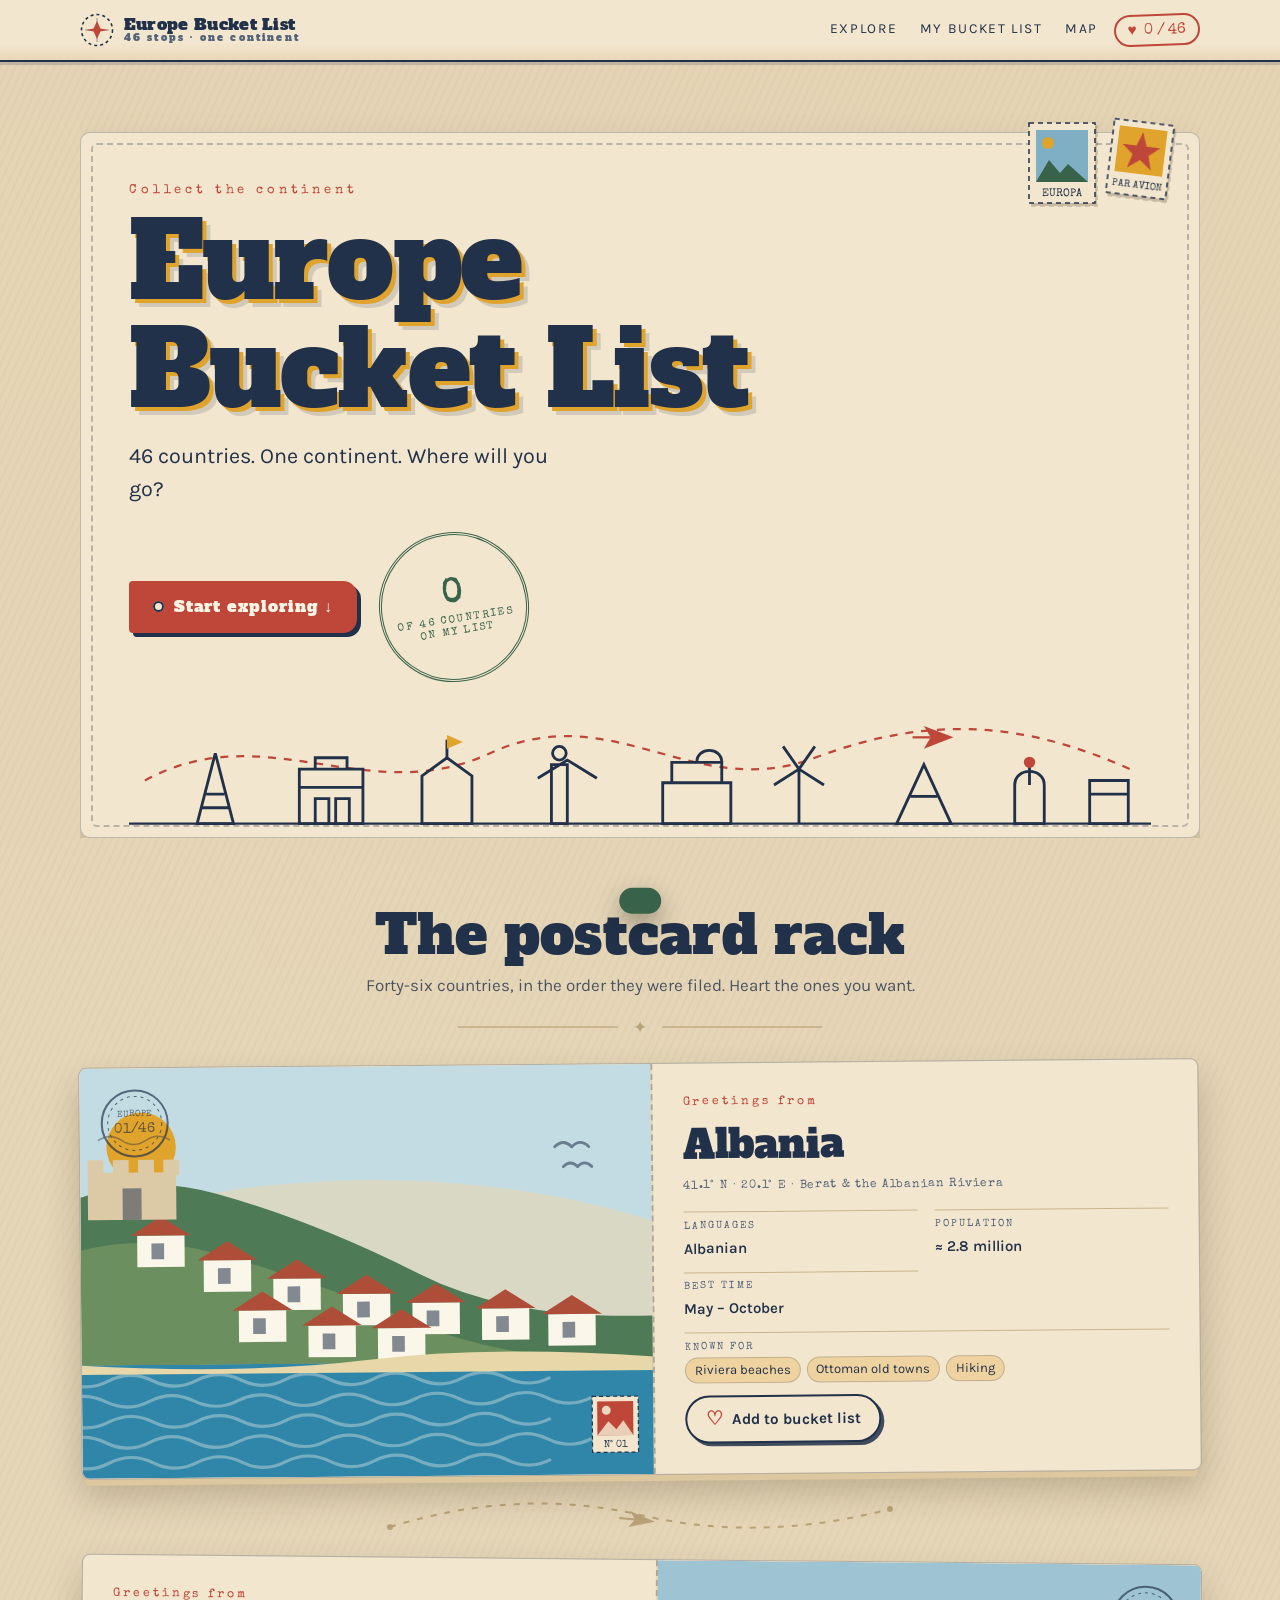
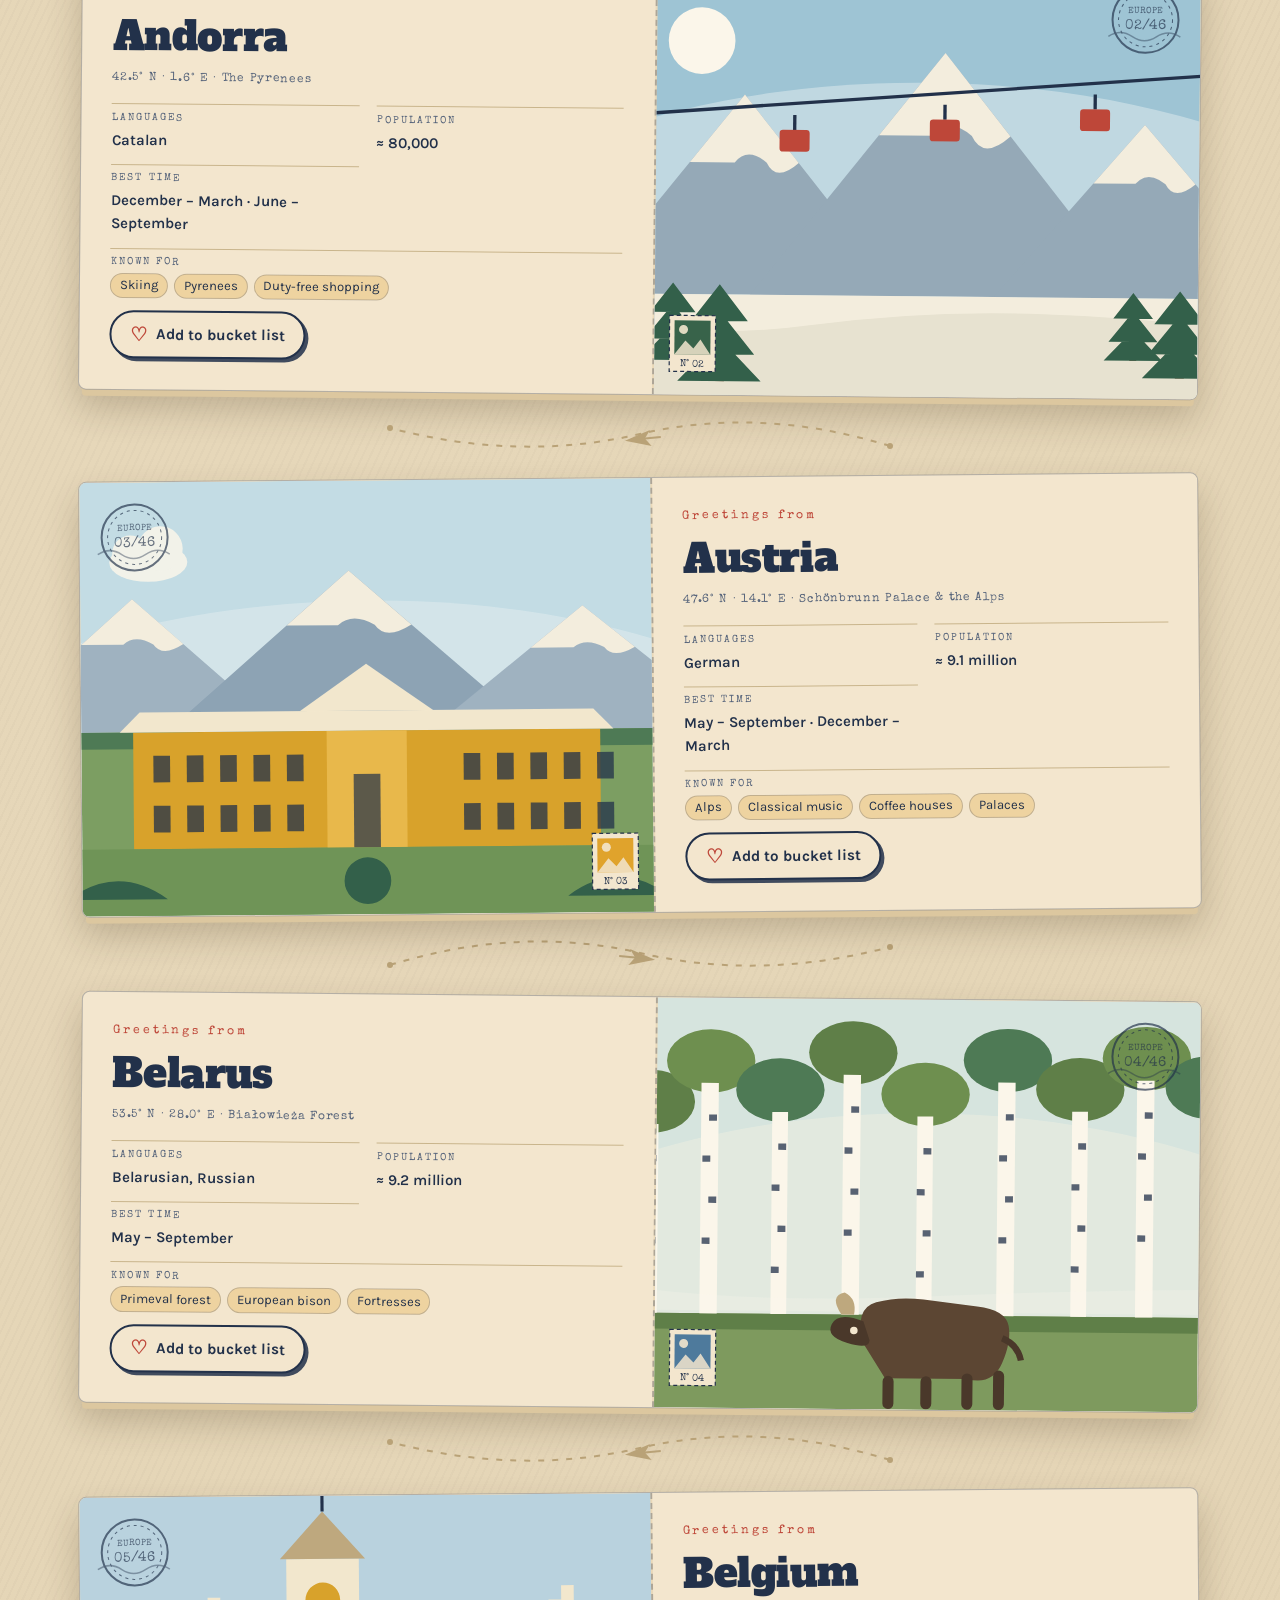
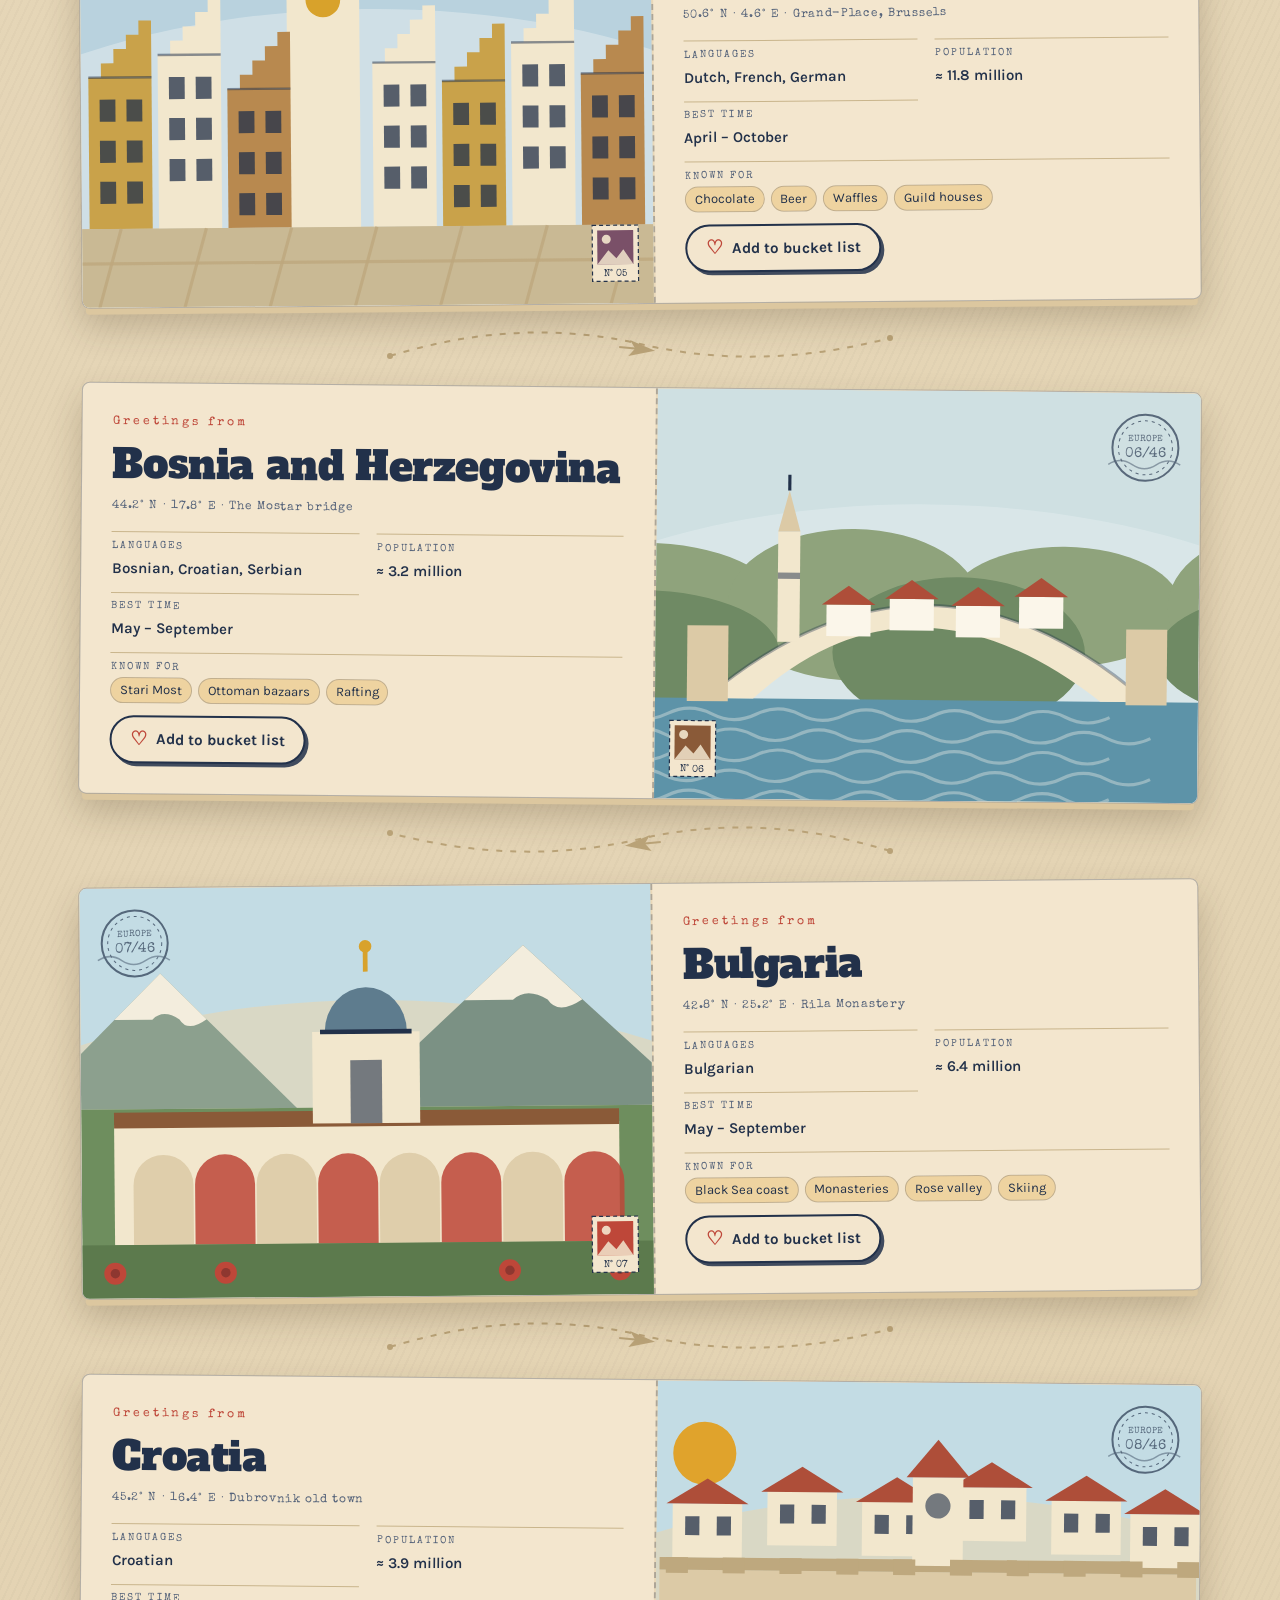
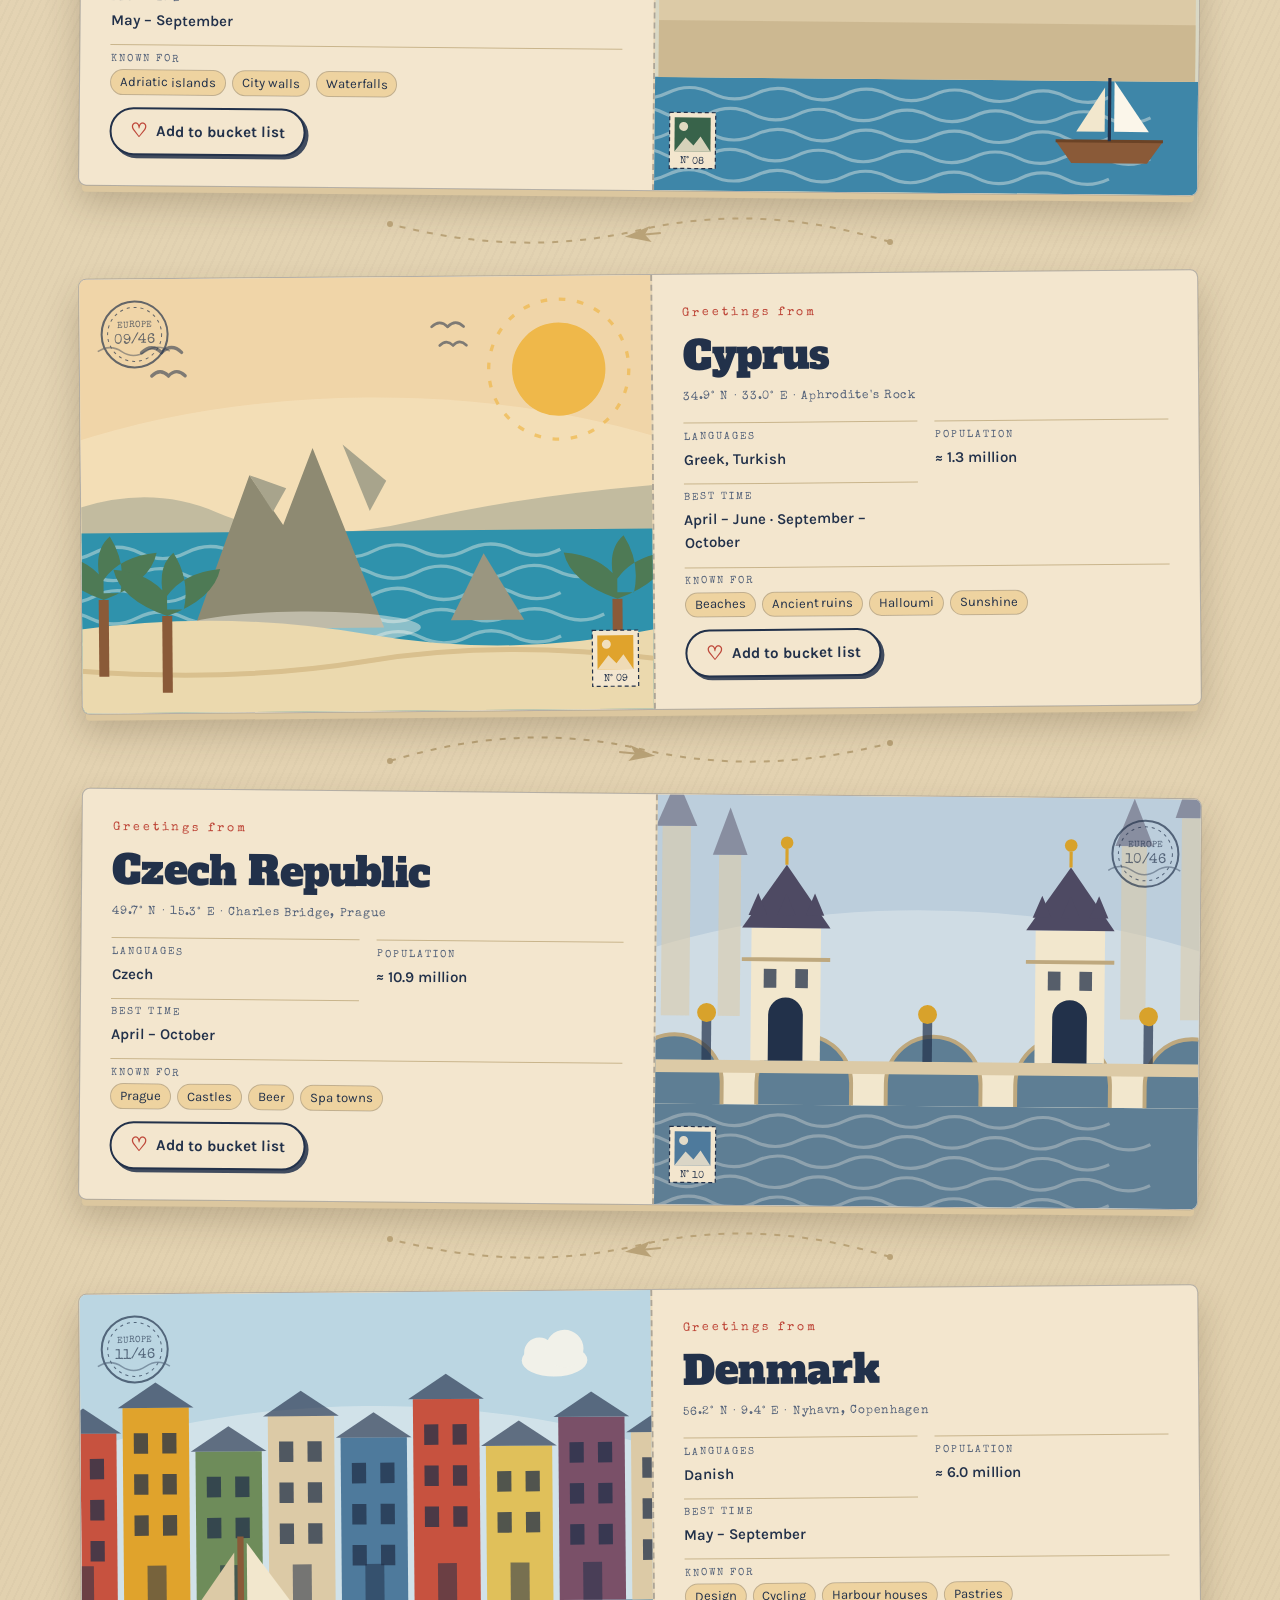
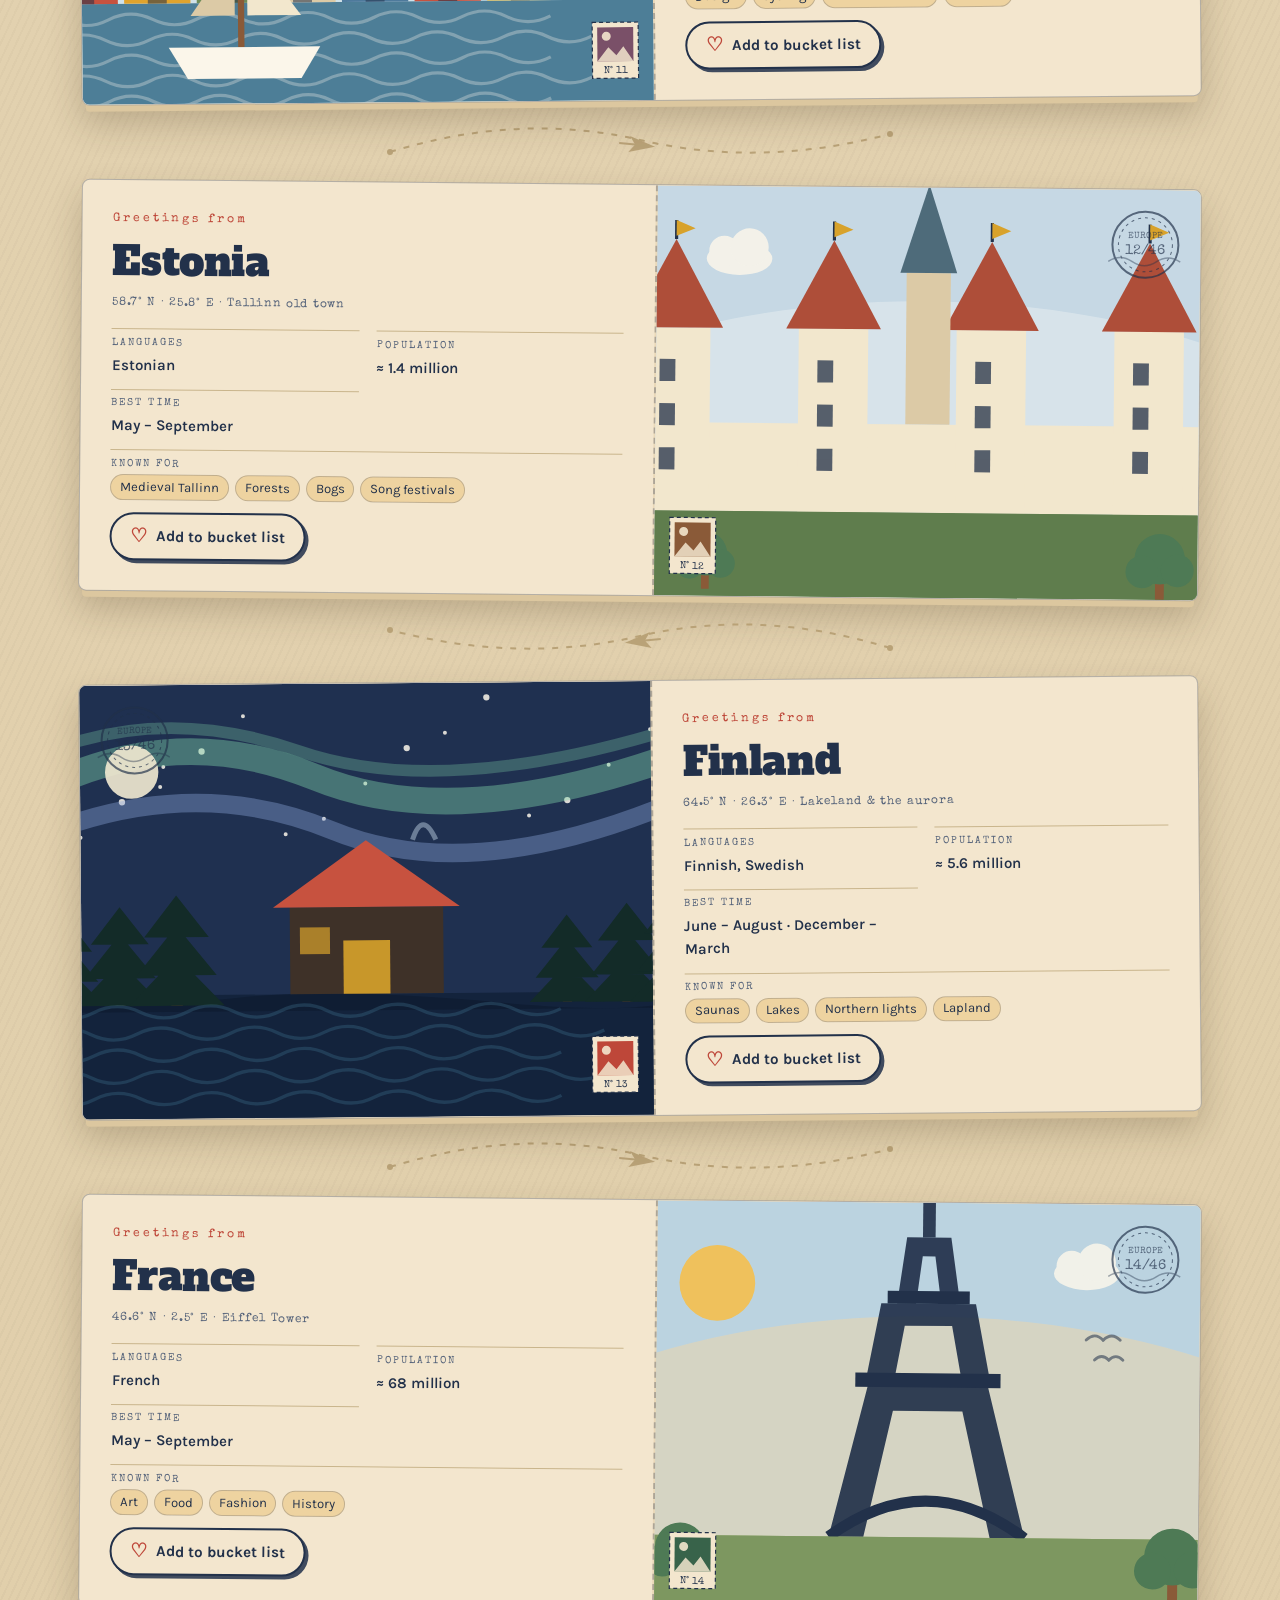
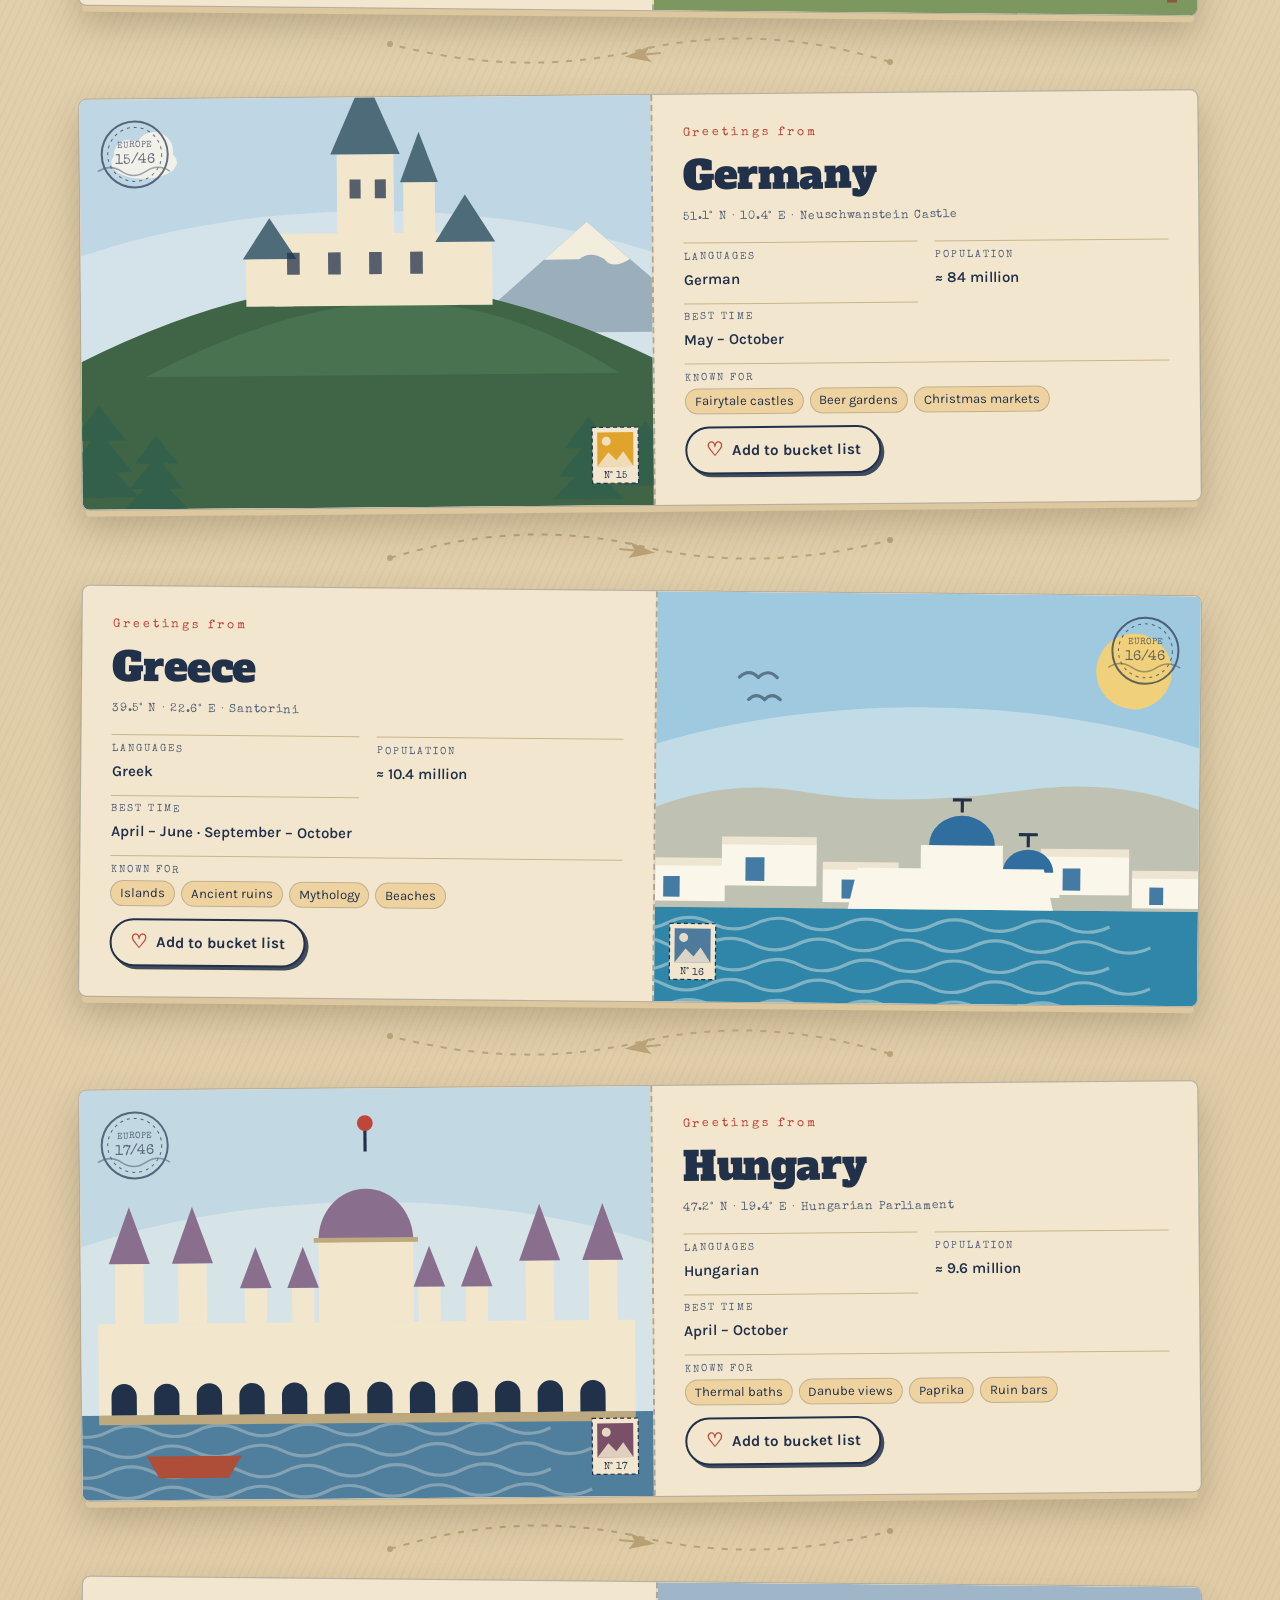
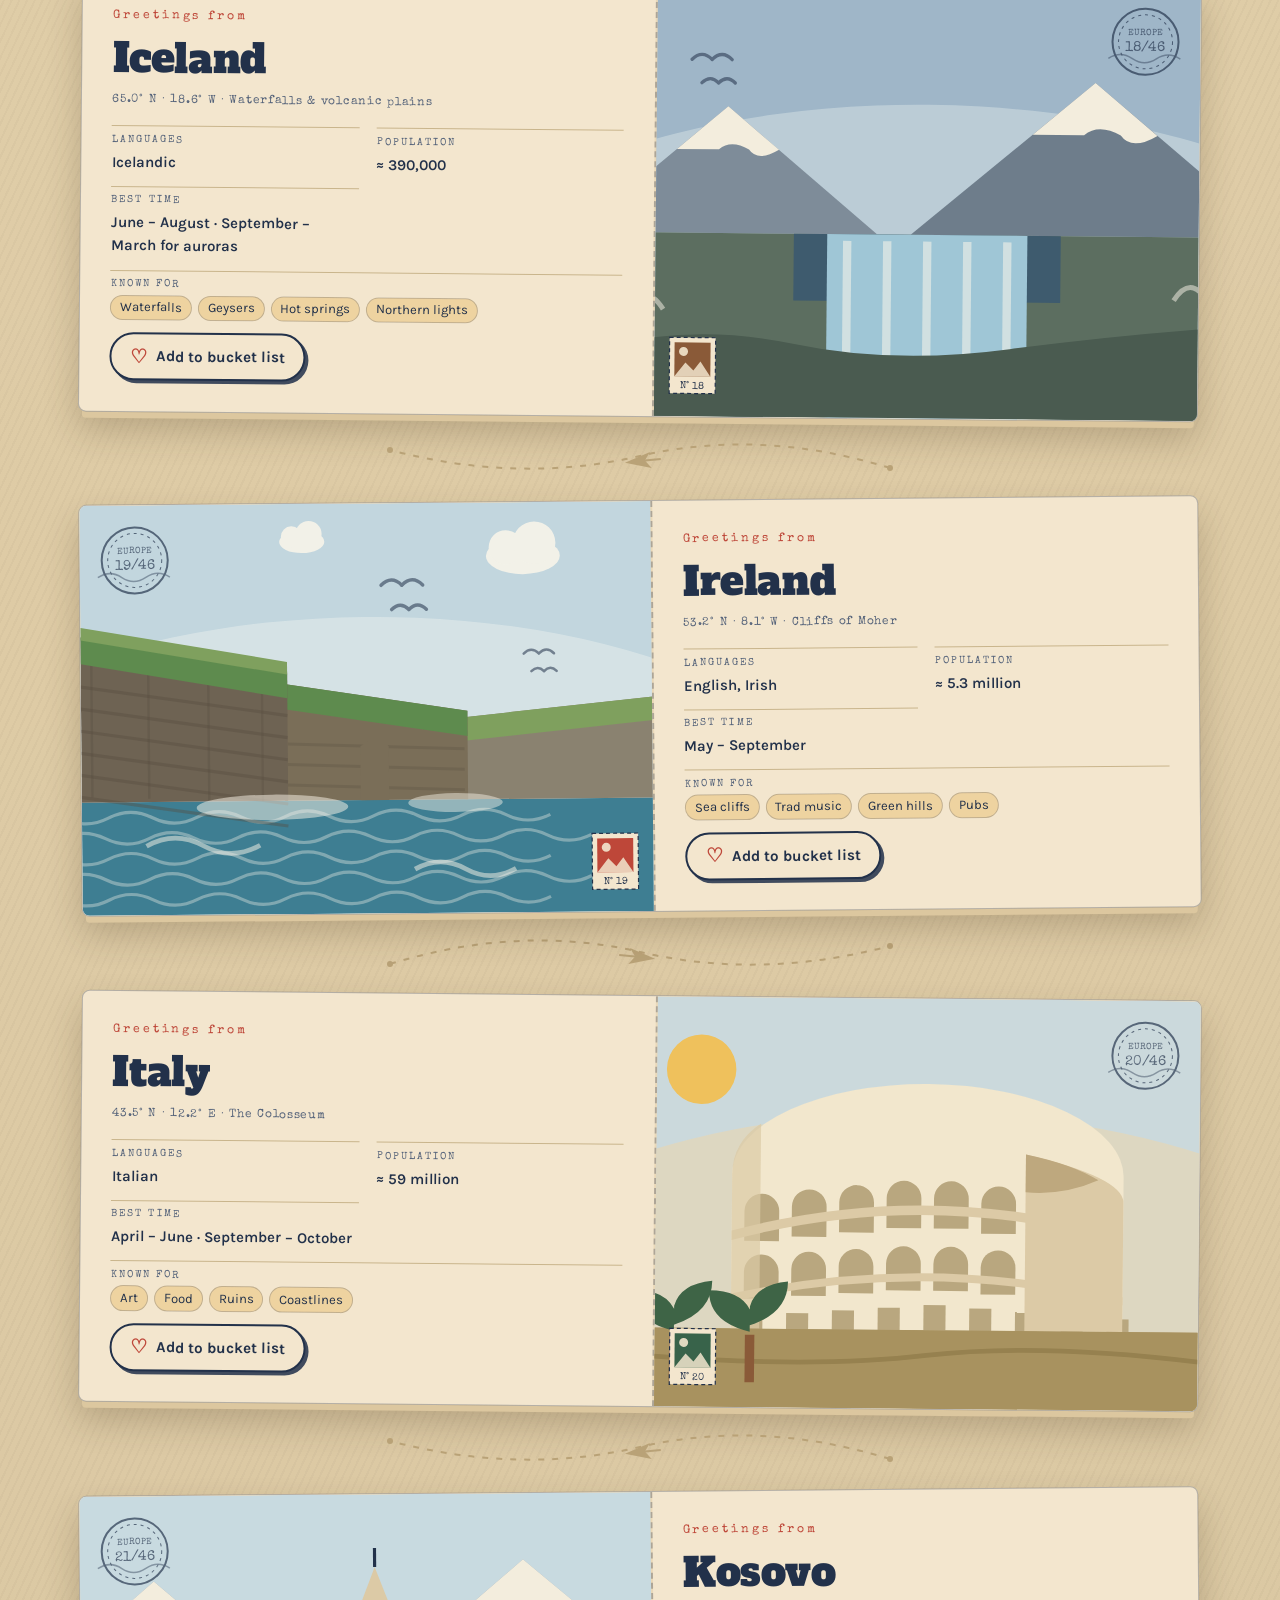
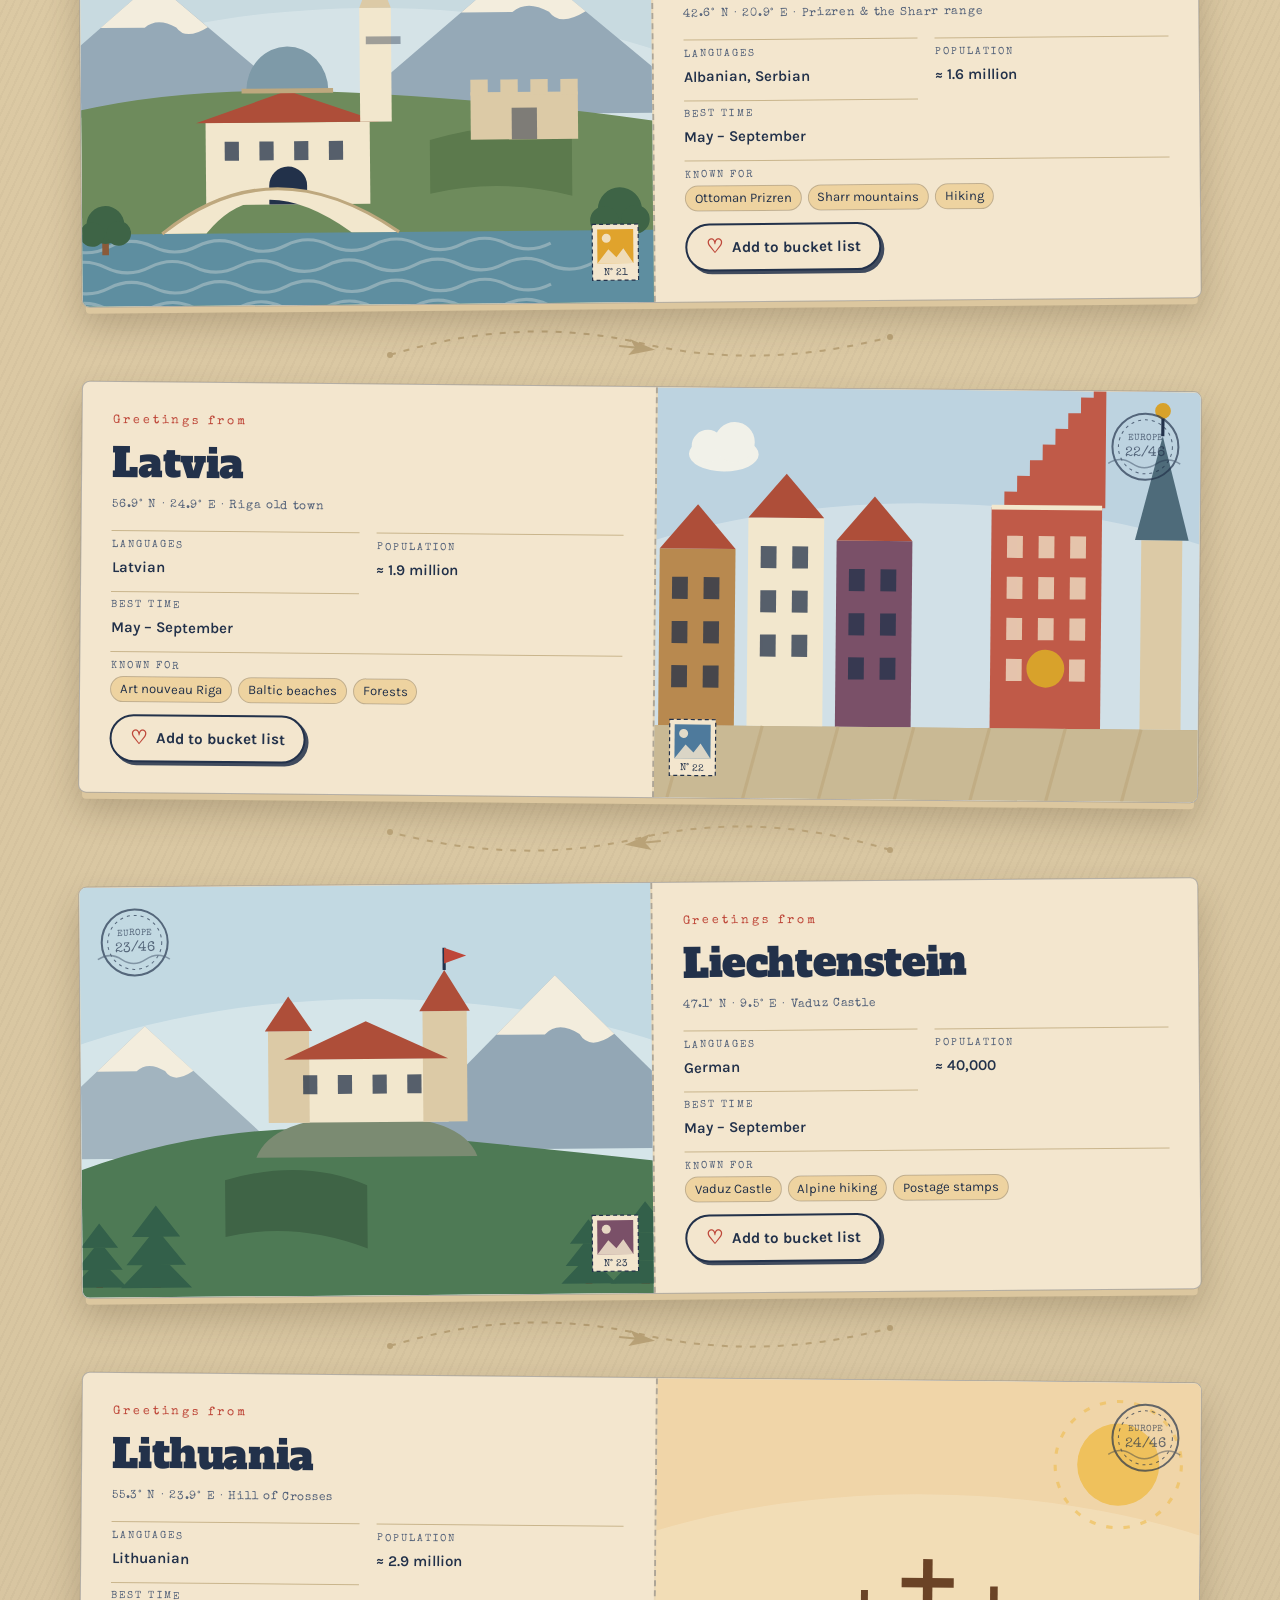
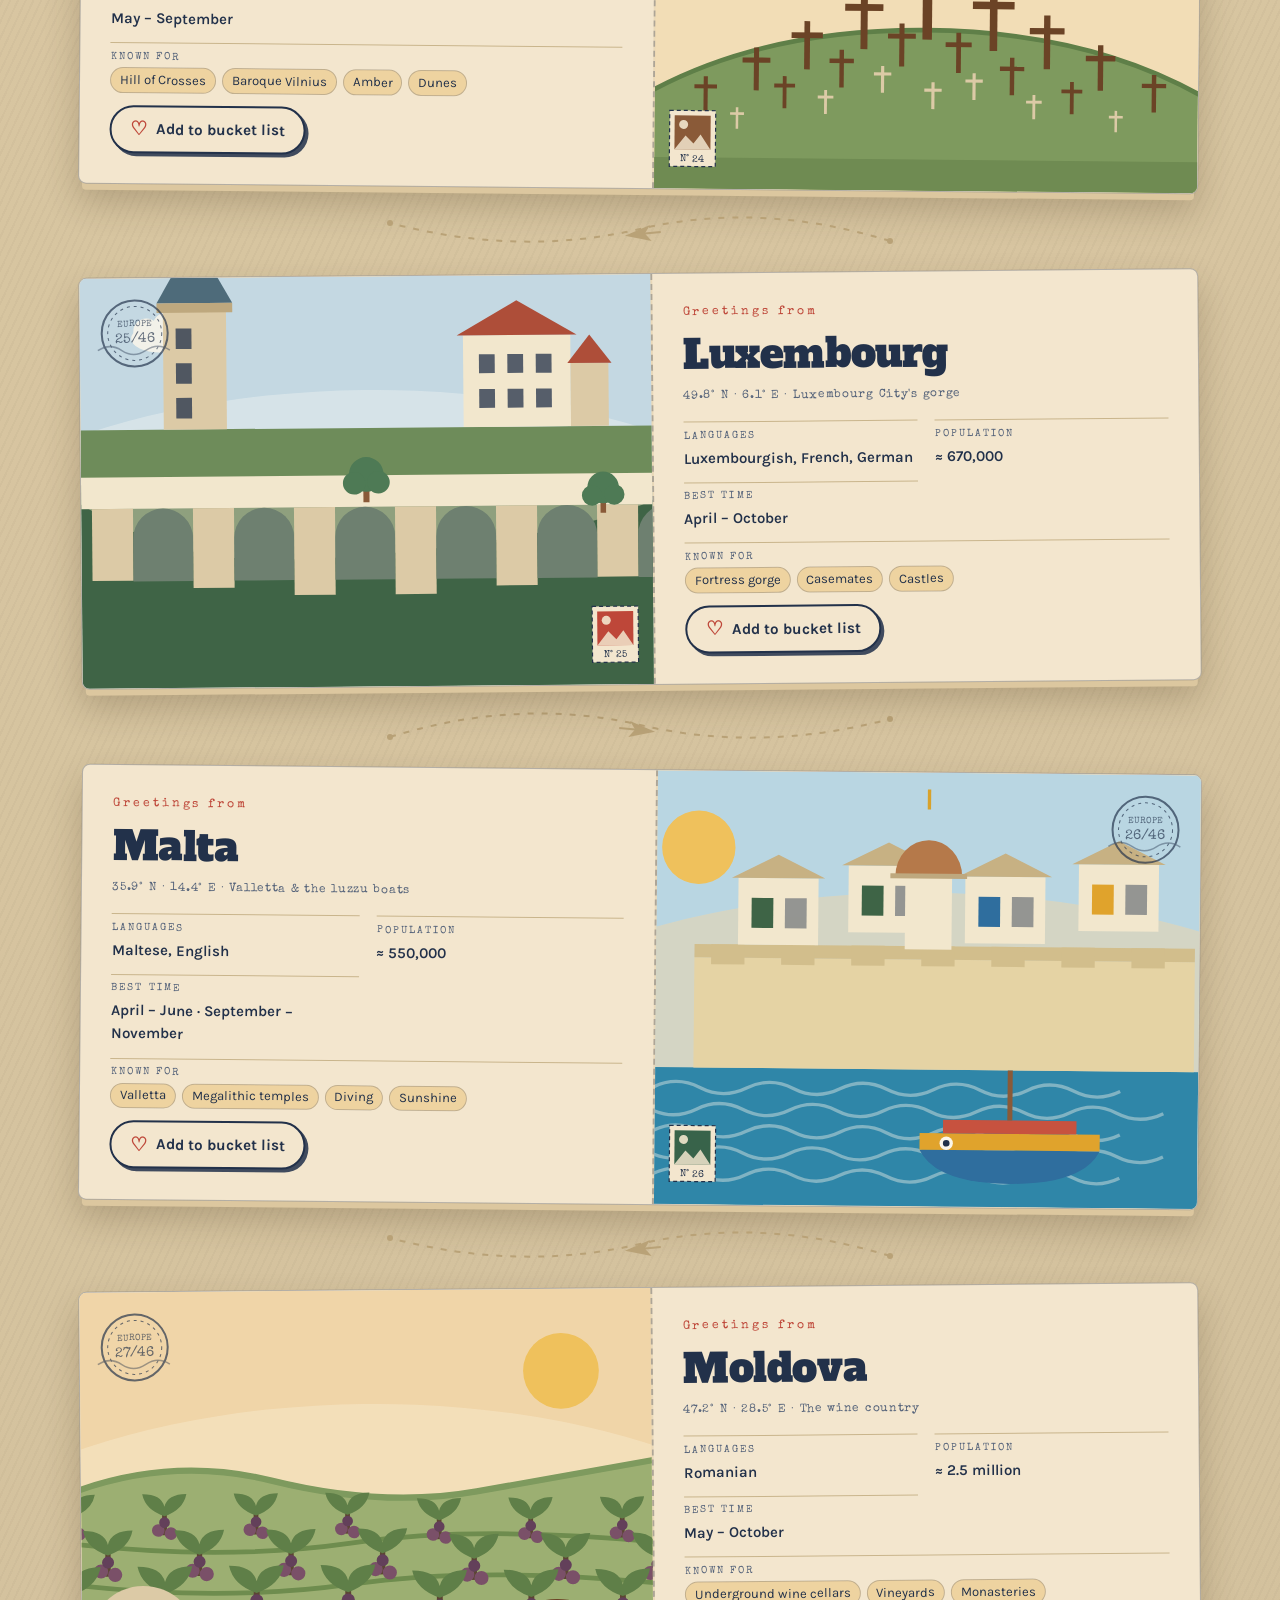
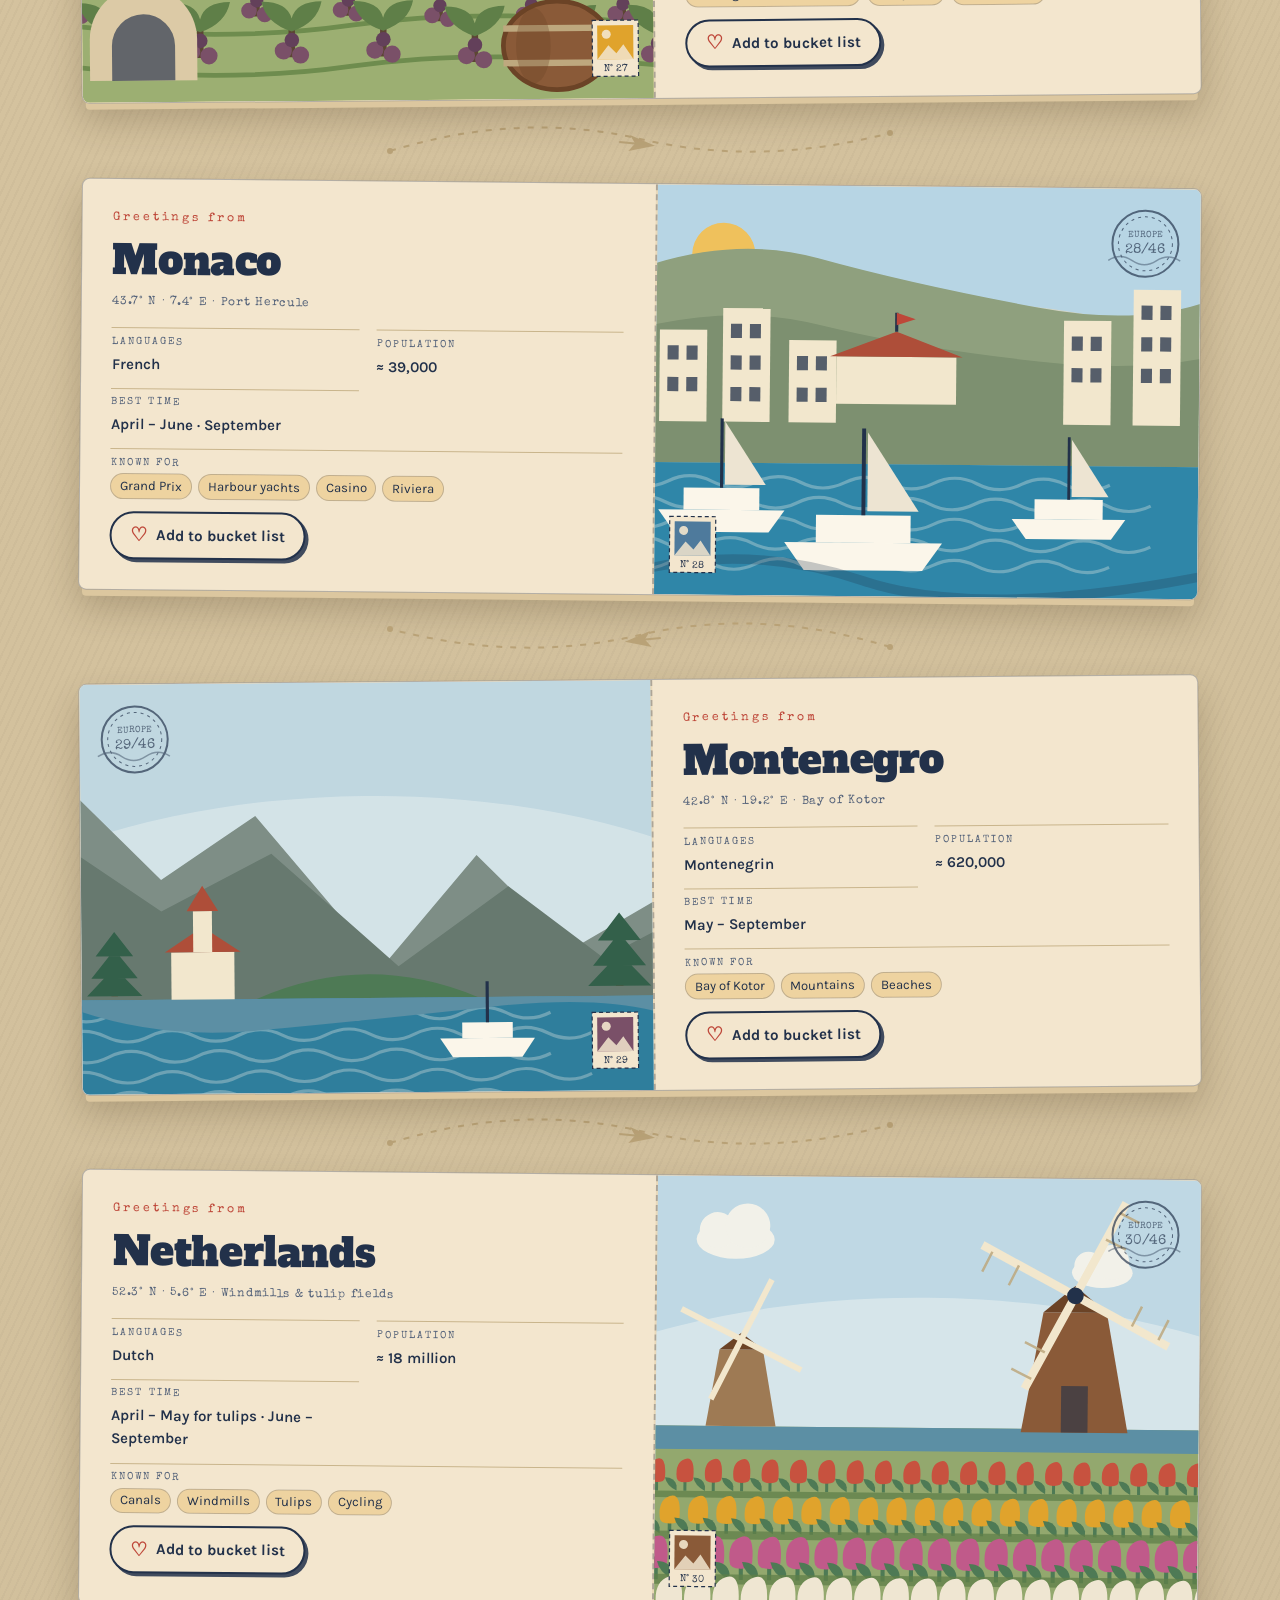
<file: index.html>
<!DOCTYPE html>
<html lang="en">
<head>
<meta charset="utf-8">
<meta name="viewport" content="width=device-width, initial-scale=1, viewport-fit=cover">
<title>Europe Bucket List — 46 countries, one continent</title>
<meta name="description" content="An illustrated postcard collection of all 46 European countries. Heart the ones you want to visit and watch your dream trip appear on the map.">
<link rel="preconnect" href="https://fonts.googleapis.com">
<link rel="preconnect" href="https://fonts.gstatic.com" crossorigin>
<link href="https://fonts.googleapis.com/css2?family=Alfa+Slab+One&family=Karla:ital,wght@0,400;0,600;0,700;1,400&family=Special+Elite&display=swap" rel="stylesheet">
<link rel="stylesheet" href="styles.css">
</head>
<body>
<a class="skip" href="#explore">Skip to the countries</a>

<header class="rail">
  <div class="wrap rail-in">
    <a class="brand" href="#top">
      <svg width="34" height="34" viewBox="0 0 34 34" aria-hidden="true"><circle cx="17" cy="17" r="15.5" fill="none" stroke="currentColor" stroke-width="1.6" stroke-dasharray="3 3"/><path d="M17 5v24M5 17h24" stroke="currentColor" stroke-width="1" opacity=".45"/><path d="M17 8l3.4 7.6L28 17l-7.6 1.4L17 26l-3.4-7.6L6 17l7.6-1.4z" fill="#BE4739"/></svg>
      <b>Europe Bucket List<span>46 stops · one continent</span></b>
    </a>
    <nav id="menu" aria-label="Sections">
      <a href="#explore">Explore</a>
      <a href="#bucket">My bucket list</a>
      <a href="#map-section">Map</a>
    </nav>
    <button class="tally" id="tally" aria-label="Go to my bucket list">
      <span class="beat" id="tallyHeart" aria-hidden="true">♥</span><span id="tallyNum">0 / 46</span>
    </button>
    <button class="burger" id="burger" aria-expanded="false" aria-controls="menu" aria-label="Open menu">
      <svg width="20" height="14" viewBox="0 0 20 14" aria-hidden="true"><path d="M0 1h20M0 7h20M0 13h20" stroke="currentColor" stroke-width="2"/></svg>
    </button>
  </div>
</header>

<main id="top">
<section class="hero wrap" aria-labelledby="mainTitle">
  <div class="hero-card">
    <div class="hero-stamps" aria-hidden="true">
      <svg width="74" height="88" viewBox="0 0 74 88"><path d="M4 4h66v80H4z" fill="#F3E6CE" stroke="#22314A" stroke-width="1.5" stroke-dasharray="5 4"/><rect x="11" y="11" width="52" height="52" fill="#7FAFC4"/><path d="M11 63l13-22 11 13 8-9 20 18z" fill="#38634A"/><circle cx="23" cy="24" r="6" fill="#E0A32C"/><text x="37" y="77" font-family="Special Elite, monospace" font-size="11" fill="#22314A" text-anchor="middle">EUROPA</text></svg>
      <svg width="66" height="80" viewBox="0 0 66 80" style="transform:rotate(7deg)"><path d="M3 3h60v74H3z" fill="#F3E6CE" stroke="#22314A" stroke-width="1.5" stroke-dasharray="5 4"/><rect x="9" y="9" width="48" height="46" fill="#E0A32C"/><path d="M33 13l5 14h14l-11 9 4 14-12-9-12 9 4-14-11-9h14z" fill="#BE4739"/><text x="33" y="69" font-family="Special Elite, monospace" font-size="10" fill="#22314A" text-anchor="middle">PAR AVION</text></svg>
    </div>
    <p class="hero-kicker">Collect the continent</p>
    <h1 id="mainTitle">Europe<em>Bucket List</em></h1>
    <p class="hero-sub">46 countries. One continent. Where will you go?</p>
    <div class="hero-actions">
      <a class="go" href="#explore">Start exploring ↓</a>
      <div class="progress-stamp" role="status" aria-live="polite">
        <b id="heroNum">0</b><small>of 46 countries</small><small>on my list</small>
      </div>
    </div>
    <svg class="hero-skyline" viewBox="0 0 900 120" role="img" aria-label="Illustrated skyline of European landmarks connected by a dotted flight path">
      <path d="M0 108h900" stroke="#22314A" stroke-width="2"/>
      <path d="M14 70C120 12 210 96 318 46s180 44 286 4 190-30 282 12" fill="none" stroke="#BE4739" stroke-width="2" stroke-dasharray="7 7"/>
      <g fill="#22314A">
        <path d="M60 108l16-62 16 62zM68 82h16M64 94h24" fill="none" stroke="#22314A" stroke-width="2.5"/>
        <path d="M150 108V60h56v48z" fill="none" stroke="#22314A" stroke-width="2.5"/><path d="M150 76h56M164 60V50h28v10M164 108V86h12v22M182 108V86h12v22" fill="none" stroke="#22314A" stroke-width="2.5"/>
        <path d="M258 108V66l22-16 22 16v42z" fill="none" stroke="#22314A" stroke-width="2.5"/><path d="M280 50V34" stroke="#22314A" stroke-width="2.5"/><path d="M280 30l14 6-14 6z" fill="#E0A32C"/>
        <path d="M372 108V56h14v52zM360 68l26-16 26 16" fill="none" stroke="#22314A" stroke-width="2.5"/><circle cx="379" cy="46" r="6" fill="none" stroke="#22314A" stroke-width="2.5"/>
        <path d="M470 108V72h60v36zM478 72V54h44v18" fill="none" stroke="#22314A" stroke-width="2.5"/><path d="M500 54c0-14 22-14 22 0" fill="none" stroke="#22314A" stroke-width="2.5"/>
        <path d="M590 108V60m0 0l-22 14m22-14l22 14m-22-14l-14-20m14 20l14-20" fill="none" stroke="#22314A" stroke-width="2.5"/>
        <path d="M676 108l24-52 24 52z" fill="none" stroke="#22314A" stroke-width="2.5"/><path d="M688 84h24" stroke="#22314A" stroke-width="2.5"/>
        <path d="M780 108V74c0-16 26-16 26 0v34z" fill="none" stroke="#22314A" stroke-width="2.5"/><path d="M793 58v16" stroke="#22314A" stroke-width="2.5"/><circle cx="793" cy="54" r="5" fill="#BE4739"/>
        <path d="M846 108V70h34v38zM846 82h34" fill="none" stroke="#22314A" stroke-width="2.5"/>
      </g>
      <g fill="#BE4739"><path d="M700 22l26 10-26 10 6-10z"/><path d="M706 32h-16" stroke="#BE4739" stroke-width="2"/></g>
    </svg>
  </div>
</section>

<section id="explore" aria-labelledby="exploreTitle">
  <div class="wrap sect-head">
    <h2 id="exploreTitle">The postcard rack</h2>
    <p>Forty-six countries, in the order they were filed. Heart the ones you want.</p>
    <div class="rule-line" aria-hidden="true"><i></i>✦<i></i></div>
  </div>
  <div class="wrap deck" id="deck"></div>
</section>

<section id="map-section" class="mapsection" aria-labelledby="mapTitle">
  <div class="wrap sect-head">
    <h2 id="mapTitle">My Europe bucket list</h2>
    <p>Your dream trip, one country at a time.</p>
  </div>
  <div class="wrap">
    <div class="map-frame">
      <div class="map-scroll" id="mapScroll"></div>
      <div class="tip" id="tip" role="status" aria-live="off"></div>
      <div class="map-legend">
        <span><i style="background:var(--land)"></i> Not yet</span>
        <span><i style="background:var(--red)"></i> On my list</span>
        <span class="type">Tap a country to add or remove it</span>
      </div>
      <div class="micro-rail">
        <p>Too small to tap? The tiny seven:</p>
        <div id="microRail"></div>
      </div>
    </div>
  </div>
</section>

<section id="bucket" aria-labelledby="bucketTitle">
  <div class="wrap" style="padding-top:clamp(2rem,6vw,3.4rem)">
    <div class="list-frame">
      <div class="list-top">
        <h2 id="bucketTitle">My bucket list</h2>
        <p class="count-line"><span id="countLine">0 / 46 countries</span></p>
      </div>
      <div class="bar" aria-hidden="true"><i id="bar"></i></div>
      <div id="listBody"></div>
      <button class="clear" id="clearBtn">Clear bucket list</button>
    </div>
  </div>
</section>
</main>

<footer class="wrap">Drawn by hand, filed in order. Your list lives in this browser only.</footer>

<dialog id="confirmDlg">
  <h3>Clear the whole list?</h3>
  <p>This removes every country you've hearted. It can't be undone.</p>
  <div class="dlg-actions">
    <button class="yes" id="confirmYes">Yes, clear it</button>
    <button class="no" id="confirmNo">Keep my list</button>
  </div>
</dialog>
<div class="toast" id="toast" role="status" aria-live="polite"></div>
<script src="map.js"></script>
<script src="data.js"></script>
<script src="scenes.js"></script>
<script src="app.js"></script>
</body>
</html>
</file>
<file: styles.css>
:root{
  color-scheme: light dark;
  box-sizing:border-box;
  padding-top:env(safe-area-inset-top,0px);
  padding-bottom:env(safe-area-inset-bottom,0px);
  --paper:#F3E6CE; --paper-2:#E9D8B8; --paper-3:#DCC79F;
  --ink:#22314A; --ink-2:#55637A; --rule:#C9B58C;
  --red:#BE4739; --mustard:#E0A32C; --forest:#38634A; --sky:#7FAFC4; --brown:#8A5A38;
  --ground:#DFCCA6; --ground-ink:#22314A; --ground-soft:#B9A277;
  --sea:#A9C9D6; --land:#EADCBC; --land-line:#9E8A62;
  --shadow:rgba(63,45,22,.24);
  --tag:#3C6650;
}
@media (prefers-color-scheme: dark){
  :root:not([data-theme="light"]){
    --ground:#14202B; --ground-ink:#F0E3C9; --ground-soft:#6B7C8C;
    --sea:#1D3140; --land:#E3D4B4; --land-line:#8A7853;
    --shadow:rgba(0,0,0,.55);
  }
}
:root[data-theme="dark"]{
  --ground:#14202B; --ground-ink:#F0E3C9; --ground-soft:#6B7C8C;
  --sea:#1D3140; --land:#E3D4B4; --land-line:#8A7853;
  --shadow:rgba(0,0,0,.55);
}
*,*::before,*::after{box-sizing:inherit}
html{scroll-behavior:smooth; scroll-padding-top:calc(env(safe-area-inset-top,0px) + 78px); -webkit-text-size-adjust:100%}
body{
  margin:0; background:var(--ground); color:var(--ground-ink);
  font-family:Karla,system-ui,-apple-system,"Segoe UI",sans-serif;
  font-size:17px; line-height:1.55; overflow-x:hidden;
  background-image:
    radial-gradient(circle at 12% 8%, rgba(255,255,255,.22), transparent 34%),
    radial-gradient(circle at 88% 62%, rgba(0,0,0,.07), transparent 40%),
    repeating-linear-gradient(115deg, rgba(0,0,0,.022) 0 2px, transparent 2px 7px);
}
img,svg{max-width:100%}
h1,h2,h3{font-family:"Alfa Slab One",Georgia,serif; font-weight:400; line-height:1.02; margin:0; letter-spacing:.005em}
p{margin:0}
:where(a,button,[tabindex]):focus-visible{outline:3px dashed var(--red); outline-offset:3px; border-radius:2px}
.type{font-family:"Special Elite",Courier,monospace}
.skip{position:absolute; left:-9999px; top:0; background:var(--paper); color:var(--ink); padding:.7rem 1rem; z-index:99}
.skip:focus{left:8px; top:8px}
.wrap{width:min(1120px,92vw); margin-inline:auto}

/* ---------- sticky rail ---------- */
.rail{
  position:sticky; top:env(safe-area-inset-top,0px); z-index:40;
  background:linear-gradient(180deg,var(--paper) 0%, var(--paper) 72%, var(--paper-2) 100%);
  border-bottom:2px solid var(--ink); color:var(--ink);
  box-shadow:0 3px 0 rgba(34,49,74,.18);
}
.rail-in{display:flex; align-items:center; gap:1rem; min-height:60px; padding-block:.45rem}
.brand{display:flex; align-items:center; gap:.6rem; margin-right:auto; text-decoration:none; color:inherit}
.brand svg{flex:none}
.brand b{font-family:"Alfa Slab One",serif; font-weight:400; font-size:1.02rem; letter-spacing:.02em; line-height:1.05}
.brand span{display:block; font-size:.62rem; letter-spacing:.22em; color:var(--ink-2)}
.rail nav{display:flex; gap:1.4rem}
.rail nav a{color:var(--ink); text-decoration:none; font-size:.86rem; letter-spacing:.12em; text-transform:uppercase; padding:.3rem 0; border-bottom:2px solid transparent}
.rail nav a:hover{border-bottom-color:var(--red)}
.tally{
  display:inline-flex; align-items:baseline; gap:.42rem; border:2px solid var(--red); color:var(--red);
  background:none; cursor:pointer; padding:.3rem .72rem; border-radius:999px; font-family:"Special Elite",monospace;
  font-size:.95rem; transform:rotate(-2deg); transition:transform .18s ease, background-color .18s ease;
}
.tally:hover{background:rgba(190,71,57,.1); transform:rotate(-2deg) scale(1.04)}
.tally .beat{display:inline-block}
.burger{display:none; background:none; border:2px solid var(--ink); border-radius:8px; padding:.35rem .5rem; cursor:pointer; color:var(--ink)}

/* ---------- hero ---------- */
.hero{position:relative; padding:clamp(2.2rem,6vw,4.4rem) 0 0; overflow:hidden}
.hero-card{
  position:relative; background:var(--paper); color:var(--ink); border-radius:10px;
  padding:clamp(1.6rem,4vw,3rem) clamp(1.2rem,4vw,3rem) 0;
  box-shadow:0 18px 0 -6px var(--paper-3), 0 26px 44px var(--shadow);
  border:1px solid rgba(34,49,74,.25);
}
.hero-card::before{
  content:""; position:absolute; inset:10px; border:2px dashed rgba(34,49,74,.28); border-radius:6px; pointer-events:none;
}
.hero-kicker{font-family:"Special Elite",monospace; font-size:.8rem; letter-spacing:.3em; color:var(--red)}
.hero h1{
  font-size:clamp(2.6rem,10.5vw,6.6rem); margin:.5rem 0 .2rem; letter-spacing:-.015em;
  text-shadow:4px 4px 0 var(--mustard), 8px 8px 0 rgba(34,49,74,.16);
}
.hero h1 em{font-style:normal; display:block}
.hero-sub{font-size:clamp(1rem,2.4vw,1.35rem); max-width:34ch; margin-top:.9rem}
.hero-actions{display:flex; flex-wrap:wrap; gap:1rem 1.4rem; align-items:center; margin:1.6rem 0 .4rem}
.go{
  display:inline-flex; align-items:center; gap:.6rem; background:var(--red); color:#FCF4E4; text-decoration:none;
  font-family:"Alfa Slab One",serif; font-size:1rem; letter-spacing:.06em; padding:.85rem 1.5rem;
  border-radius:4px 14px 14px 4px; box-shadow:4px 4px 0 var(--ink); position:relative;
  transition:transform .15s ease, box-shadow .15s ease;
}
.go::before{content:""; width:11px; height:11px; border-radius:50%; background:var(--paper); box-shadow:inset 0 0 0 2px var(--ink)}
.go:hover{transform:translate(-2px,-2px); box-shadow:6px 6px 0 var(--ink)}
.go:active{transform:translate(2px,2px); box-shadow:2px 2px 0 var(--ink)}
.progress-stamp{
  display:flex; flex-direction:column; align-items:center; justify-content:center; text-align:center;
  width:150px; height:150px; border:3px double var(--forest); color:var(--forest); border-radius:50%;
  transform:rotate(-9deg); font-family:"Special Elite",monospace; line-height:1.15; padding:.4rem;
}
.progress-stamp b{font-size:2.1rem; display:block; letter-spacing:-.02em}
.progress-stamp small{font-size:.66rem; letter-spacing:.16em; text-transform:uppercase}
.hero-skyline{display:block; width:100%; margin-top:1.2rem}
.hero-stamps{position:absolute; top:-14px; right:clamp(-6px,2vw,28px); display:flex; gap:.5rem; z-index:2}
.hero-stamps > *{filter:drop-shadow(2px 3px 0 var(--shadow))}

/* ---------- section headings ---------- */
.sect-head{text-align:center; padding:clamp(2.6rem,7vw,4.4rem) 0 1.4rem}
.sect-head h2{font-size:clamp(1.9rem,5.6vw,3.4rem)}
.sect-head p{color:var(--ground-ink); opacity:.78; margin-top:.5rem}
.rule-line{display:flex; align-items:center; gap:.9rem; justify-content:center; margin-top:1rem; color:var(--ground-soft)}
.rule-line i{height:2px; background:currentColor; width:min(160px,22vw); display:block; opacity:.6}

/* ---------- postcards ---------- */
.deck{display:flex; flex-direction:column; align-items:center; padding-bottom:1rem}
.pc{
  --tilt:-.5deg;
  position:relative; width:100%; display:grid; grid-template-columns:minmax(0,1.05fr) minmax(0,1fr);
  background:var(--paper); color:var(--ink); border-radius:8px; overflow:hidden;
  border:1px solid rgba(34,49,74,.3); box-shadow:0 10px 0 -4px var(--paper-3), 0 18px 34px var(--shadow);
  transform:rotate(var(--tilt)) translateY(26px); opacity:0; transition:transform .6s cubic-bezier(.19,1,.22,1), opacity .6s ease;
}
.pc.alt{--tilt:.55deg}
.pc.in{transform:rotate(var(--tilt)) translateY(0); opacity:1}
.pc.alt .pc-art{order:2}
.pc-art{position:relative; background:var(--paper-2); border-right:2px dashed rgba(34,49,74,.3)}
.pc.alt .pc-art{border-right:0; border-left:2px dashed rgba(34,49,74,.3)}
.pc-art svg.scene{display:block; width:100%; height:100%; min-height:230px}
.pc-body{padding:clamp(1.1rem,2.6vw,1.9rem); display:flex; flex-direction:column; gap:.75rem}
.greet{font-family:"Special Elite",monospace; font-size:.76rem; letter-spacing:.24em; color:var(--red)}
.pc h3{font-size:clamp(1.55rem,3.7vw,2.5rem); letter-spacing:-.01em}
.meta{font-family:"Special Elite",monospace; font-size:.74rem; color:var(--ink-2); letter-spacing:.06em}
.facts{display:grid; grid-template-columns:repeat(2,minmax(0,1fr)); gap:.75rem 1.1rem; margin:.25rem 0 0}
.facts > div{border-top:1px solid var(--rule); padding-top:.4rem}
.facts dt{font-family:"Special Elite",monospace; font-size:.64rem; letter-spacing:.2em; color:var(--ink-2); text-transform:uppercase}
.facts dd{margin:.12rem 0 0; font-size:.94rem; font-weight:600}
.knownfor{grid-column:1 / -1}
.knownfor dd{display:flex; flex-wrap:wrap; gap:.3rem .38rem; font-weight:400}
.knownfor span{background:rgba(224,163,44,.28); border:1px solid rgba(34,49,74,.22); border-radius:999px; padding:.1rem .55rem; font-size:.82rem}
.heart-btn{
  margin-top:auto; align-self:flex-start; display:inline-flex; align-items:center; gap:.55rem;
  min-height:48px; padding:.6rem 1.15rem; cursor:pointer; font-family:Karla,sans-serif; font-size:.95rem; font-weight:700;
  background:var(--paper); color:var(--ink); border:2px solid var(--ink); border-radius:999px;
  box-shadow:3px 3px 0 rgba(34,49,74,.85); transition:transform .14s ease, box-shadow .14s ease, background-color .2s ease, color .2s ease;
}
.heart-btn .ic{font-size:1.2rem; line-height:1; color:var(--red); transition:transform .25s cubic-bezier(.3,1.6,.5,1)}
.heart-btn:hover{transform:translate(-1px,-1px); box-shadow:4px 4px 0 rgba(34,49,74,.85)}
.heart-btn[aria-pressed="true"]{background:var(--red); color:#FDF5E6; border-color:var(--ink)}
.heart-btn[aria-pressed="true"] .ic{color:#FDF5E6}
.heart-btn.pop .ic{animation:pop .45s ease}
@keyframes pop{0%{transform:scale(1)}35%{transform:scale(1.55) rotate(-8deg)}60%{transform:scale(.9)}100%{transform:scale(1)}}
.pc.picked{box-shadow:0 10px 0 -4px var(--paper-3), 0 18px 34px var(--shadow), inset 0 0 0 4px var(--red)}
.postmark{position:absolute; top:12px; left:12px; z-index:2; opacity:.85}
.pc.alt .postmark{left:auto; right:12px}
.pc-stamp{position:absolute; bottom:12px; right:12px; z-index:2}
.pc.alt .pc-stamp{right:auto; left:12px}
.visited{position:absolute; top:34%; left:50%; z-index:3; transform:translate(-50%,-50%) rotate(-16deg) scale(.6); opacity:0; transition:transform .4s cubic-bezier(.2,1.5,.4,1), opacity .3s ease; pointer-events:none}
.pc.picked .visited{opacity:1; transform:translate(-50%,-50%) rotate(-16deg) scale(1)}

/* separators */
.flight{display:block; width:100%; max-width:520px; margin:1.35rem auto; color:var(--ground-soft)}
.flight.flip{transform:scaleX(-1)}

/* ---------- map ---------- */
.mapsection{padding-bottom:2rem}
.map-frame{
  background:var(--paper); border-radius:10px; padding:clamp(.7rem,2vw,1.3rem); border:1px solid rgba(34,49,74,.3);
  box-shadow:0 12px 0 -5px var(--paper-3), 0 22px 40px var(--shadow); position:relative;
}
.map-scroll{overflow:auto; -webkit-overflow-scrolling:touch; border-radius:6px; background:var(--sea)}
#map{display:block; width:100%; height:auto; min-width:560px; touch-action:pan-x pan-y}
#map .cshape{fill:var(--land); stroke:var(--land-line); stroke-width:.9; stroke-linejoin:round; cursor:pointer; transition:fill .25s ease}
#map .cshape:hover{fill:var(--mustard)}
#map .cshape.on{fill:var(--red)}
#map .cshape.on:hover{fill:#D0574A}
#map .cshape:focus{outline:none}
#map .cshape:focus-visible{stroke:var(--ink); stroke-width:3.2}
#map .dot{fill:var(--land); stroke:var(--ink); stroke-width:1.8; cursor:pointer; transition:fill .25s ease, transform .2s ease; transform-box:fill-box; transform-origin:center}
#map .dot.on{fill:var(--red)}
#map .dot:hover{transform:scale(1.35)}
#map .hit{fill:transparent; cursor:pointer}
#map .lead{stroke:var(--ink); stroke-width:1; opacity:.45}
.map-legend{display:flex; flex-wrap:wrap; gap:.6rem 1.3rem; align-items:center; margin-top:.9rem; font-size:.82rem; color:var(--ink)}
.map-legend span{display:inline-flex; align-items:center; gap:.4rem}
.map-legend i{width:15px; height:15px; border-radius:3px; border:1px solid var(--land-line); display:block}
.tip{
  position:absolute; z-index:6; pointer-events:none; background:var(--ink); color:var(--paper);
  font-family:"Special Elite",monospace; font-size:.8rem; padding:.28rem .6rem; border-radius:4px;
  transform:translate(-50%,-135%); opacity:0; transition:opacity .12s ease; white-space:nowrap;
}
.tip.show{opacity:1}
.micro-rail{margin-top:1rem; border-top:1px dashed var(--rule); padding-top:.85rem}
.micro-rail p{font-family:"Special Elite",monospace; font-size:.72rem; letter-spacing:.14em; color:var(--ink-2); margin-bottom:.5rem}
.micro-rail div{display:flex; flex-wrap:wrap; gap:.45rem}
.micro{
  cursor:pointer; background:var(--paper-2); border:1.5px solid var(--ink); color:var(--ink); border-radius:999px;
  padding:.4rem .8rem; font-size:.84rem; font-family:Karla,sans-serif; min-height:40px;
}
.micro[aria-pressed="true"]{background:var(--red); color:#FDF5E6}

/* ---------- bucket list ---------- */
.list-frame{
  background:var(--paper); color:var(--ink); border-radius:10px; padding:clamp(1.2rem,3.4vw,2.4rem);
  border:1px solid rgba(34,49,74,.3); box-shadow:0 12px 0 -5px var(--paper-3), 0 22px 40px var(--shadow);
}
.list-top{display:flex; flex-wrap:wrap; gap:1rem; align-items:flex-end; justify-content:space-between; border-bottom:3px double var(--rule); padding-bottom:1rem}
.list-top h2{font-size:clamp(1.6rem,4.4vw,2.6rem)}
.count-line{font-family:"Special Elite",monospace; font-size:1.05rem; color:var(--red)}
.bar{height:12px; background:var(--paper-2); border:1.5px solid var(--ink); border-radius:999px; overflow:hidden; margin-top:1rem}
.bar i{display:block; height:100%; width:0; background:repeating-linear-gradient(90deg,var(--red) 0 10px,#D2604F 10px 20px); transition:width .5s cubic-bezier(.2,.9,.3,1)}
.chips{display:flex; flex-wrap:wrap; gap:.7rem; margin-top:1.4rem; padding:0; list-style:none}
.chip{
  display:flex; align-items:center; gap:.5rem; background:var(--paper-2); border:1.5px solid var(--ink);
  border-radius:6px; padding:.45rem .5rem .45rem .7rem; box-shadow:2px 2px 0 rgba(34,49,74,.6);
  animation:chipin .32s cubic-bezier(.2,1.4,.4,1);
}
@keyframes chipin{from{transform:scale(.7) rotate(-4deg); opacity:0}to{transform:none; opacity:1}}
.chip a{color:inherit; text-decoration:none; font-weight:700; font-size:.92rem}
.chip a:hover{text-decoration:underline}
.chip .no{font-family:"Special Elite",monospace; font-size:.7rem; color:var(--ink-2)}
.chip button{
  border:0; background:none; cursor:pointer; color:var(--red); font-size:1rem; line-height:1;
  width:32px; height:32px; border-radius:50%; display:grid; place-items:center;
}
.chip button:hover{background:rgba(190,71,57,.16)}
.empty{text-align:center; padding:2rem 1rem}
.empty b{display:block; font-family:"Alfa Slab One",serif; font-size:1.3rem; margin-bottom:.4rem}
.empty p{color:var(--ink-2); max-width:44ch; margin-inline:auto}
.clear{
  margin-top:1.6rem; background:none; border:2px solid var(--ink); color:var(--ink); cursor:pointer;
  font-family:"Special Elite",monospace; letter-spacing:.14em; font-size:.8rem; padding:.7rem 1.2rem; border-radius:4px; min-height:44px;
}
.clear:hover{background:var(--ink); color:var(--paper)}
.clear[disabled]{opacity:.4; cursor:not-allowed}
.clear[disabled]:hover{background:none; color:var(--ink)}

/* confirm dialog */
dialog{
  border:2px solid var(--ink); border-radius:10px; background:var(--paper); color:var(--ink); max-width:min(420px,90vw);
  padding:1.5rem; box-shadow:0 20px 50px rgba(0,0,0,.4);
}
dialog::backdrop{background:rgba(20,32,43,.6)}
dialog h3{font-size:1.3rem; margin-bottom:.6rem}
.dlg-actions{display:flex; gap:.7rem; margin-top:1.3rem; flex-wrap:wrap}
.dlg-actions button{cursor:pointer; border-radius:4px; padding:.65rem 1.1rem; font-family:Karla,sans-serif; font-weight:700; min-height:44px; border:2px solid var(--ink)}
.dlg-actions .yes{background:var(--red); color:#FDF5E6}
.dlg-actions .no{background:none; color:var(--ink)}

/* toast */
.toast{
  position:fixed; left:50%; bottom:calc(env(safe-area-inset-bottom,0px) + 22px); transform:translate(-50%,140%);
  background:var(--forest); color:#FBF3E2; padding:.8rem 1.3rem; border-radius:999px; z-index:60;
  font-family:"Special Elite",monospace; letter-spacing:.08em; box-shadow:0 10px 24px rgba(0,0,0,.35);
  transition:transform .45s cubic-bezier(.2,1.3,.4,1); pointer-events:none; text-align:center;
}
.toast.show{transform:translate(-50%,0)}
footer{padding:3rem 0 4rem; text-align:center; font-family:"Special Elite",monospace; font-size:.78rem; color:var(--ground-ink); opacity:.7}
.sr{position:absolute; width:1px; height:1px; overflow:hidden; clip:rect(0 0 0 0); white-space:nowrap}

@media (max-width:860px){
  .rail nav{
    position:absolute; top:100%; left:0; right:0; background:var(--paper); flex-direction:column; gap:0;
    border-bottom:2px solid var(--ink); padding:.4rem 5vw .8rem; display:none;
  }
  .rail nav.open{display:flex}
  .rail nav a{padding:.75rem 0; border-bottom:1px solid var(--rule)}
  .burger{display:block}
  .pc{grid-template-columns:1fr}
  .pc.alt .pc-art{order:0}
  .pc-art{border-right:0; border-bottom:2px dashed rgba(34,49,74,.3)}
  .pc.alt .pc-art{border-left:0; border-bottom:2px dashed rgba(34,49,74,.3)}
  .hero-actions{gap:1.2rem}
  .progress-stamp{width:124px; height:124px}
  .progress-stamp b{font-size:1.7rem}
}
@media (max-width:520px){
  body{font-size:16px}
  .facts{grid-template-columns:1fr}
  .heart-btn{width:100%; justify-content:center}
  .hero-stamps{display:none}
}
@media (prefers-reduced-motion:reduce){
  html{scroll-behavior:auto}
  *,*::before,*::after{animation-duration:.001ms !important; transition-duration:.001ms !important}
  .pc{opacity:1; transform:rotate(var(--tilt))}
}
</file>
